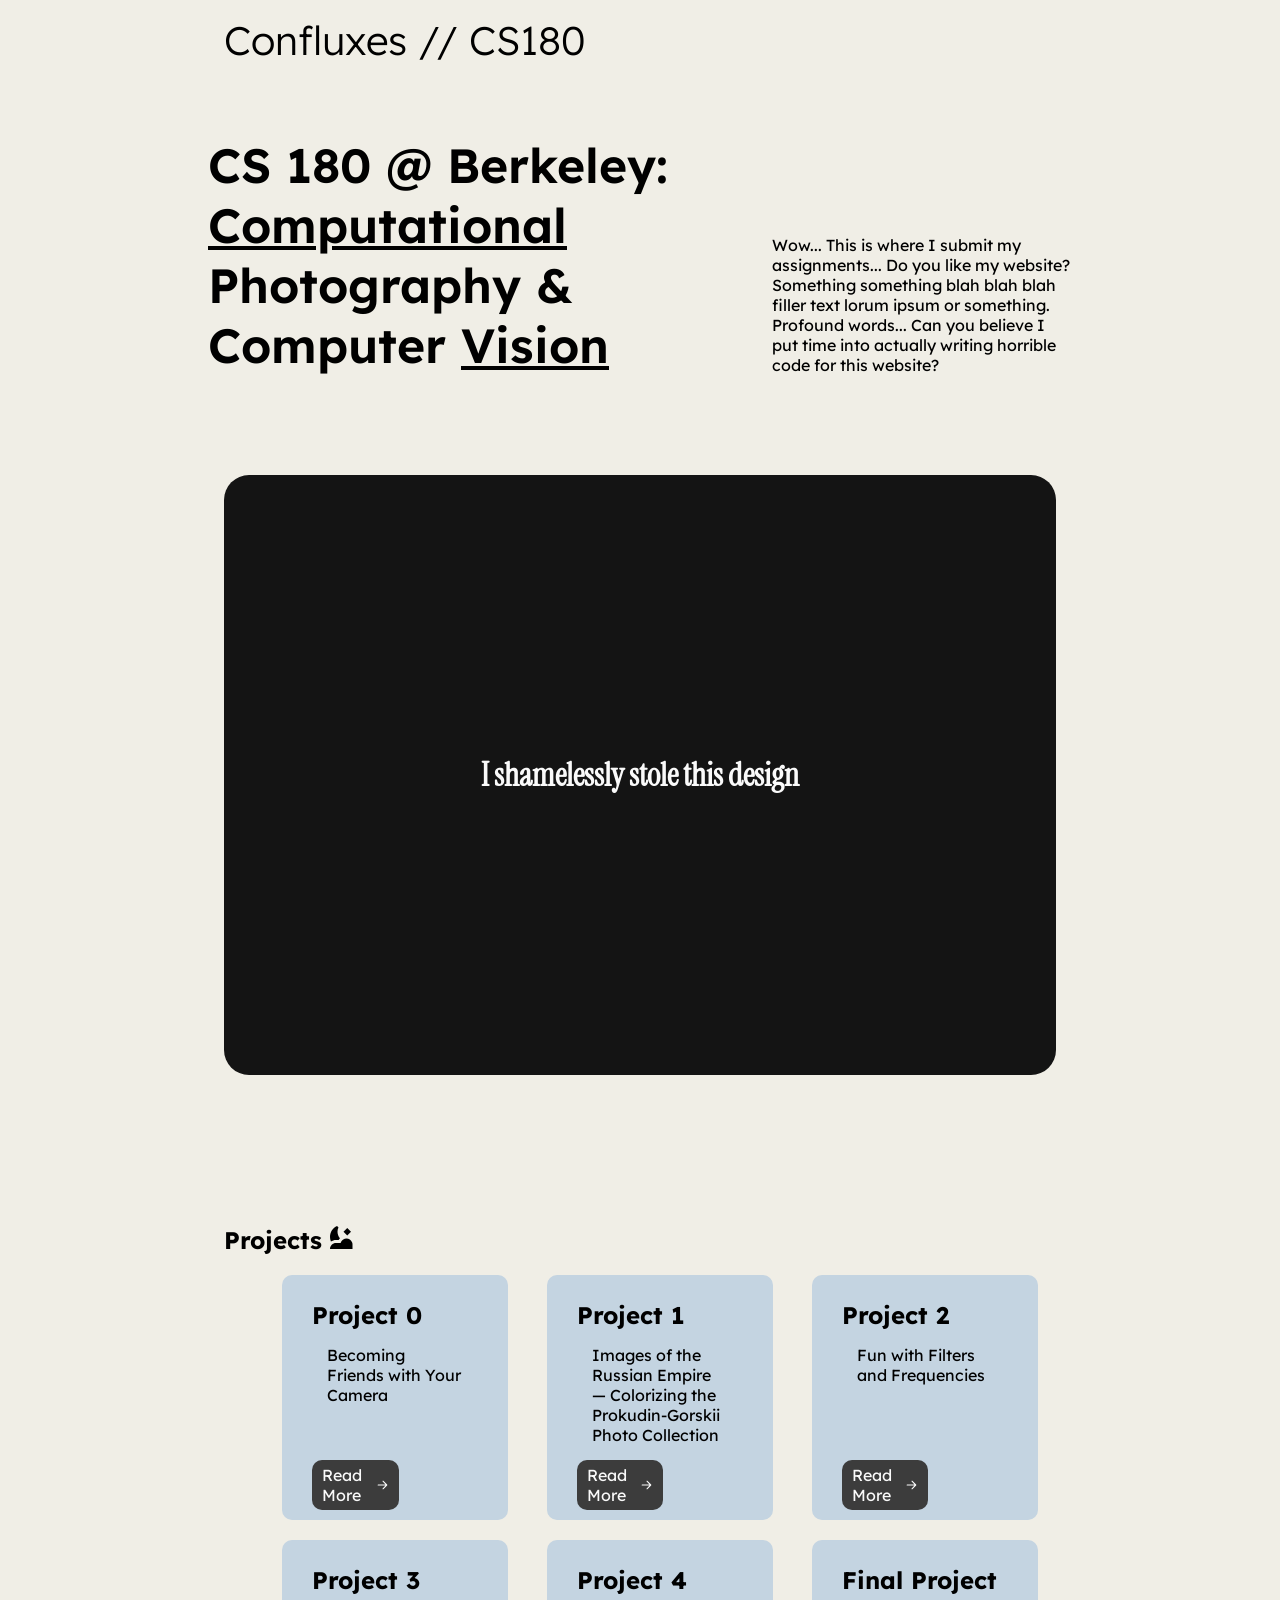
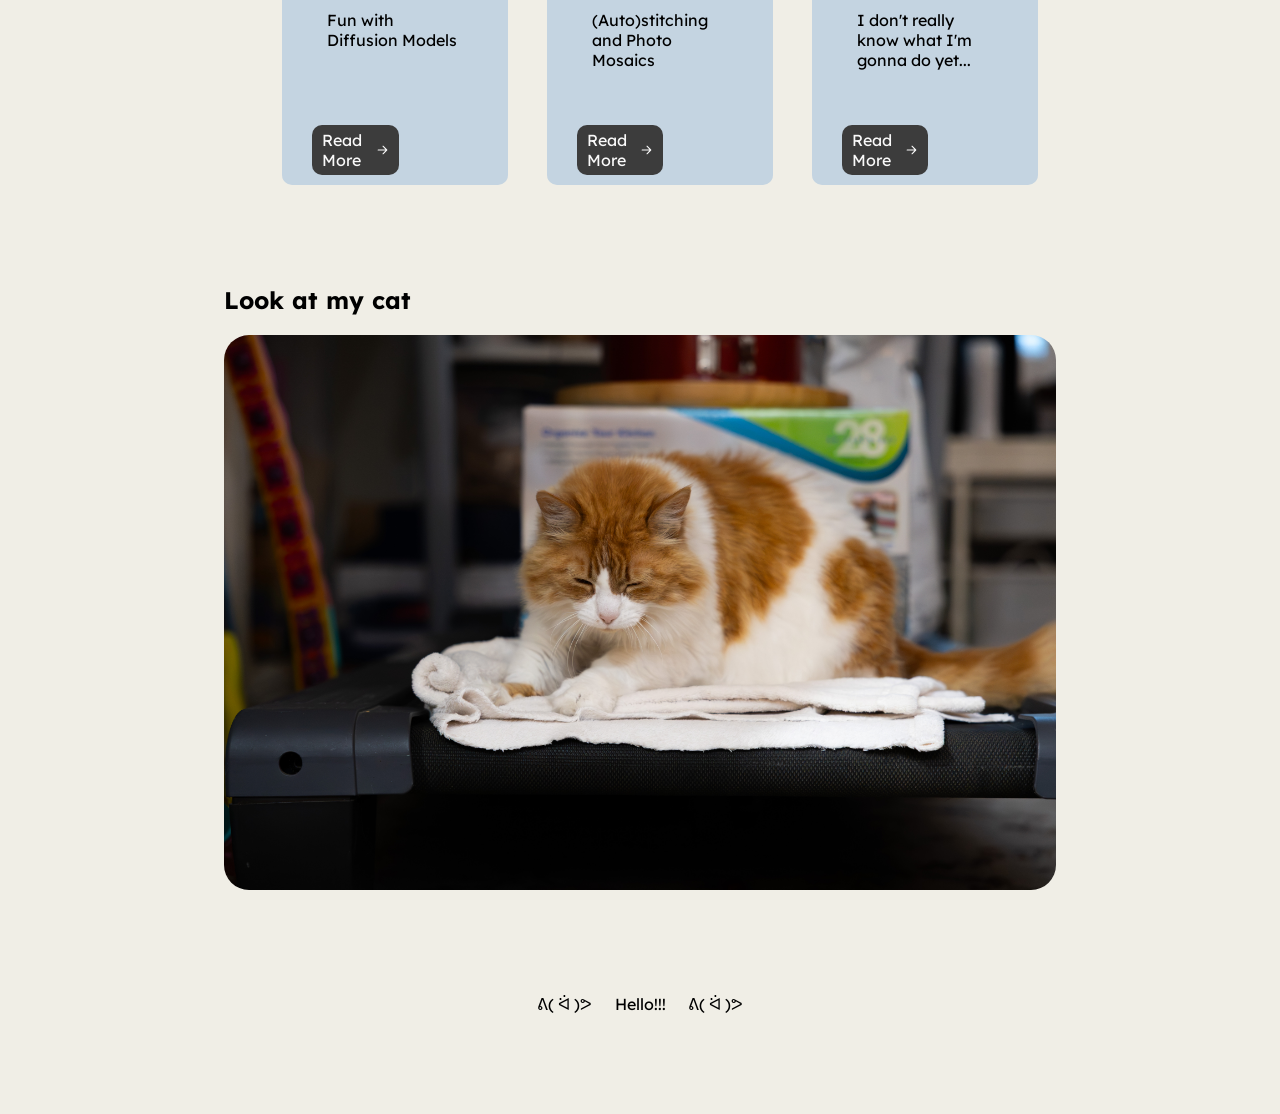
<file: index.html>
<!DOCTYPE html>
<html>

<head>
    <meta http-equiv="Content-Type" content="text/html;charset=utf-8" />
    <link rel="stylesheet" href="./style.css" />
    <link rel="preconnect" href="https://fonts.googleapis.com">
    <link rel="preconnect" href="https://fonts.gstatic.com" crossorigin>
    <link href="https://fonts.googleapis.com/css2?family=Lexend:wght@100..900&display=swap" rel="stylesheet">
    <link rel="preconnect" href="https://fonts.googleapis.com">
    <link rel="preconnect" href="https://fonts.gstatic.com" crossorigin>
    <link href="https://fonts.googleapis.com/css2?family=Instrument+Serif:ital@0;1&display=swap" rel="stylesheet">
    <title>Confluxes/CS180</title>
    <link rel="icon" href="./favicon.ico">
</head>

<body>
    <header>
        Confluxes // CS180
    </header>
    <div id="splash">
        <div id="left">
            CS 180 @ Berkeley: <u>Computational</u> Photography & Computer <u>Vision</u>
        </div>
        <div id="right">
            Wow... This is where I submit my assignments...
            Do you like my website?
            Something something blah blah blah filler text lorum ipsum or something. Profound words...
            Can you believe I put time into actually writing horrible code for this website?
        </div>
    </div>
    <div id="bannerContainer">
        <div id="banner" style="max-width: 65%; border-radius: 25px;">
            <h1 id="bannertext" class="transition">Truly the most miserable website ever</h1>
            
        </div>
    </div>
    <h2 style="margin-top: 850px;">
        Projects <img style="height: 1.5rem;" src="./moon.svg" />
    </h2>
    <div class="projects">
        <div>
            <h2>
                Project 0
            </h2>
            <div>
                Becoming Friends with Your Camera
            </div>
            <a href="./project0.html">
                Read More
                <svg width="20px" height="20px" viewBox="0 0 24 24" xmlns="http://www.w3.org/2000/svg">
                    <path fill-rule="evenodd" clip-rule="evenodd"
                        d="M12.2929 4.29289C12.6834 3.90237 13.3166 3.90237 13.7071 4.29289L20.7071 11.2929C21.0976 11.6834 21.0976 12.3166 20.7071 12.7071L13.7071 19.7071C13.3166 20.0976 12.6834 20.0976 12.2929 19.7071C11.9024 19.3166 11.9024 18.6834 12.2929 18.2929L17.5858 13H4C3.44772 13 3 12.5523 3 12C3 11.4477 3.44772 11 4 11H17.5858L12.2929 5.70711C11.9024 5.31658 11.9024 4.68342 12.2929 4.29289Z" />
                </svg>
            </a>
        </div>
        <div>
            <h2>
                Project 1
            </h2>
            <div>
                Images of the Russian Empire — Colorizing the Prokudin-Gorskii Photo Collection
            </div>
            <a href="./project1.html">
                Read More
                <svg width="20px" height="20px" viewBox="0 0 24 24" xmlns="http://www.w3.org/2000/svg">
                    <path fill-rule="evenodd" clip-rule="evenodd"
                        d="M12.2929 4.29289C12.6834 3.90237 13.3166 3.90237 13.7071 4.29289L20.7071 11.2929C21.0976 11.6834 21.0976 12.3166 20.7071 12.7071L13.7071 19.7071C13.3166 20.0976 12.6834 20.0976 12.2929 19.7071C11.9024 19.3166 11.9024 18.6834 12.2929 18.2929L17.5858 13H4C3.44772 13 3 12.5523 3 12C3 11.4477 3.44772 11 4 11H17.5858L12.2929 5.70711C11.9024 5.31658 11.9024 4.68342 12.2929 4.29289Z" />
                </svg>
            </a>
        </div>
        <div>
            <h2>
                Project 2
            </h2>
            <div>
                Fun with Filters and Frequencies
            </div>
            <a href="./project2.html">
                Read More
                <svg width="20px" height="20px" viewBox="0 0 24 24" xmlns="http://www.w3.org/2000/svg">
                    <path fill-rule="evenodd" clip-rule="evenodd"
                        d="M12.2929 4.29289C12.6834 3.90237 13.3166 3.90237 13.7071 4.29289L20.7071 11.2929C21.0976 11.6834 21.0976 12.3166 20.7071 12.7071L13.7071 19.7071C13.3166 20.0976 12.6834 20.0976 12.2929 19.7071C11.9024 19.3166 11.9024 18.6834 12.2929 18.2929L17.5858 13H4C3.44772 13 3 12.5523 3 12C3 11.4477 3.44772 11 4 11H17.5858L12.2929 5.70711C11.9024 5.31658 11.9024 4.68342 12.2929 4.29289Z" />
                </svg>
            </a>
        </div>
    </div>
    <div class="projects">
        <div>
            <h2>
                Project 3
            </h2>
            <div>
                Fun with Diffusion Models
            </div>
            <a href="./project3.html">
                Read More
                <svg width="20px" height="20px" viewBox="0 0 24 24" xmlns="http://www.w3.org/2000/svg">
                    <path fill-rule="evenodd" clip-rule="evenodd"
                        d="M12.2929 4.29289C12.6834 3.90237 13.3166 3.90237 13.7071 4.29289L20.7071 11.2929C21.0976 11.6834 21.0976 12.3166 20.7071 12.7071L13.7071 19.7071C13.3166 20.0976 12.6834 20.0976 12.2929 19.7071C11.9024 19.3166 11.9024 18.6834 12.2929 18.2929L17.5858 13H4C3.44772 13 3 12.5523 3 12C3 11.4477 3.44772 11 4 11H17.5858L12.2929 5.70711C11.9024 5.31658 11.9024 4.68342 12.2929 4.29289Z" />
                </svg>
            </a>
        </div>
        <div>
            <h2>
                Project 4
            </h2>
            <div>
                (Auto)stitching and Photo Mosaics
            </div>
            <a href="./project4.html">
                Read More
                <svg width="20px" height="20px" viewBox="0 0 24 24" xmlns="http://www.w3.org/2000/svg">
                    <path fill-rule="evenodd" clip-rule="evenodd"
                        d="M12.2929 4.29289C12.6834 3.90237 13.3166 3.90237 13.7071 4.29289L20.7071 11.2929C21.0976 11.6834 21.0976 12.3166 20.7071 12.7071L13.7071 19.7071C13.3166 20.0976 12.6834 20.0976 12.2929 19.7071C11.9024 19.3166 11.9024 18.6834 12.2929 18.2929L17.5858 13H4C3.44772 13 3 12.5523 3 12C3 11.4477 3.44772 11 4 11H17.5858L12.2929 5.70711C11.9024 5.31658 11.9024 4.68342 12.2929 4.29289Z" />
                </svg>
            </a>
        </div>
        <div>
            <h2>
                Final Project
            </h2>
            <div>
                I don't really know what I'm gonna do yet...
            </div>
            <a href="./notready.html">
                Read More
                <svg width="20px" height="20px" viewBox="0 0 24 24" xmlns="http://www.w3.org/2000/svg">
                    <path fill-rule="evenodd" clip-rule="evenodd"
                        d="M12.2929 4.29289C12.6834 3.90237 13.3166 3.90237 13.7071 4.29289L20.7071 11.2929C21.0976 11.6834 21.0976 12.3166 20.7071 12.7071L13.7071 19.7071C13.3166 20.0976 12.6834 20.0976 12.2929 19.7071C11.9024 19.3166 11.9024 18.6834 12.2929 18.2929L17.5858 13H4C3.44772 13 3 12.5523 3 12C3 11.4477 3.44772 11 4 11H17.5858L12.2929 5.70711C11.9024 5.31658 11.9024 4.68342 12.2929 4.29289Z" />
                </svg>
            </a>
        </div>
    </div>
    <h2 style="margin-top: 100px;">
        Look at my cat
    </h2>
    <div>
        <img src="IMGL2126.jpg" style="width: 100%; border-radius: 25px;"/>
    </div>
</body>
<footer>
    <div>ᕕ( ᐛ )ᕗ&emsp;&emsp;&emsp;&emsp;&emsp;&emsp;ᕕ( ᐛ )ᕗ</div>
    <span style="position: absolute; display: block; width: 100%; text-align: center;">Hello!!!</span>
</footer>
<script>
    words = ["Truly the most miserable website ever", "I shamelessly stole this design", "I dislike the company this website is based on", "Bespoke human made spaghetti code", "This is some placeholder text", "I need an internship", "I heart coding"]
    index = 1;
    len = words.length;
    text = document.getElementById("bannertext");
    const lmao = (x) => {
        y = 270 / Math.PI * Math.atan(x / 200)
        if (y > 100) {
            return 100
        }
        return y
    }

    const textLoop = async () => {
        while (true) {
            text.className = "transition hidden"
            await new Promise(resolve => setTimeout(resolve, 650));
            text.innerText = words[index++]
            if (index >= len) {
                index = 0;
            }
            text.className = "transition visible"
            await new Promise(resolve => setTimeout(resolve, 5000));
        }
    }
    textLoop()
    
    banner = document.getElementById("banner")
    document.addEventListener("scroll", e => {
        y = lmao(window.scrollY)
        z = (100-y)*(25/100)
        if(y < 65) y = 65;
        console.log(z)
        banner.style.maxWidth = y+"%" 
        banner.style.borderRadius = z+"px"
    })
</script>

</html>
</file>
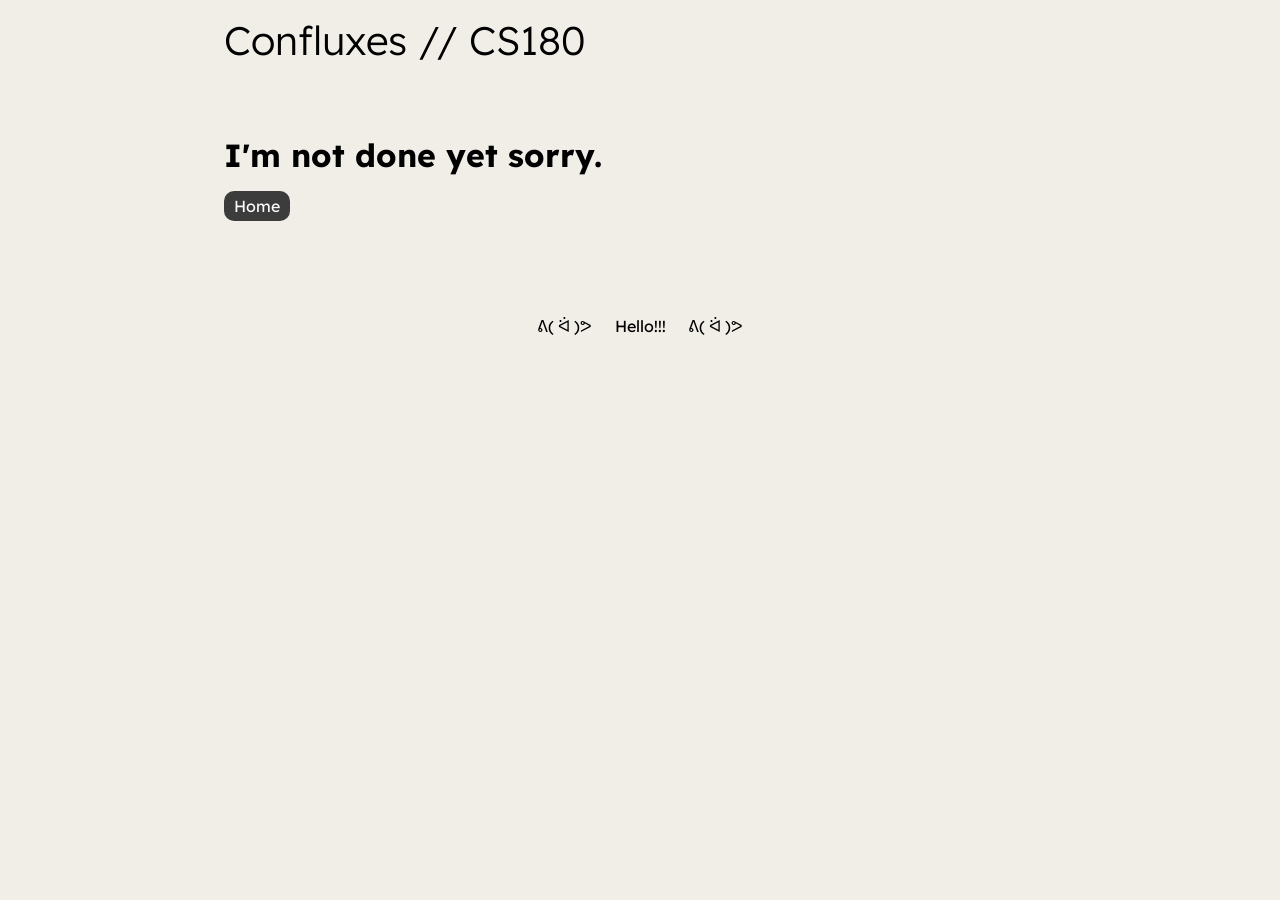
<file: notready.html>
<!DOCTYPE html>
<html>

<head>
    <meta http-equiv="Content-Type" content="text/html;charset=utf-8" />
    <link rel="stylesheet" href="./style.css" />
    <link rel="preconnect" href="https://fonts.googleapis.com">
    <link rel="preconnect" href="https://fonts.gstatic.com" crossorigin>
    <link href="https://fonts.googleapis.com/css2?family=Lexend:wght@100..900&display=swap" rel="stylesheet">
    <title>Confluxes/CS180</title>
    <link rel="icon" href="./favicon.ico">
</head>

<body>
    
    <header>
        Confluxes // CS180
    </header>

    <h1>
        I'm not done yet sorry.
    </h1>
    
    <a href="./index.html">Home</a>
</body>
<footer>
    <div>ᕕ( ᐛ )ᕗ&emsp;&emsp;&emsp;&emsp;&emsp;&emsp;ᕕ( ᐛ )ᕗ</div>
    <span style="position: absolute; display: block; width: 100%; text-align: center;">Hello!!!</span>
</footer>
</html>
</file>
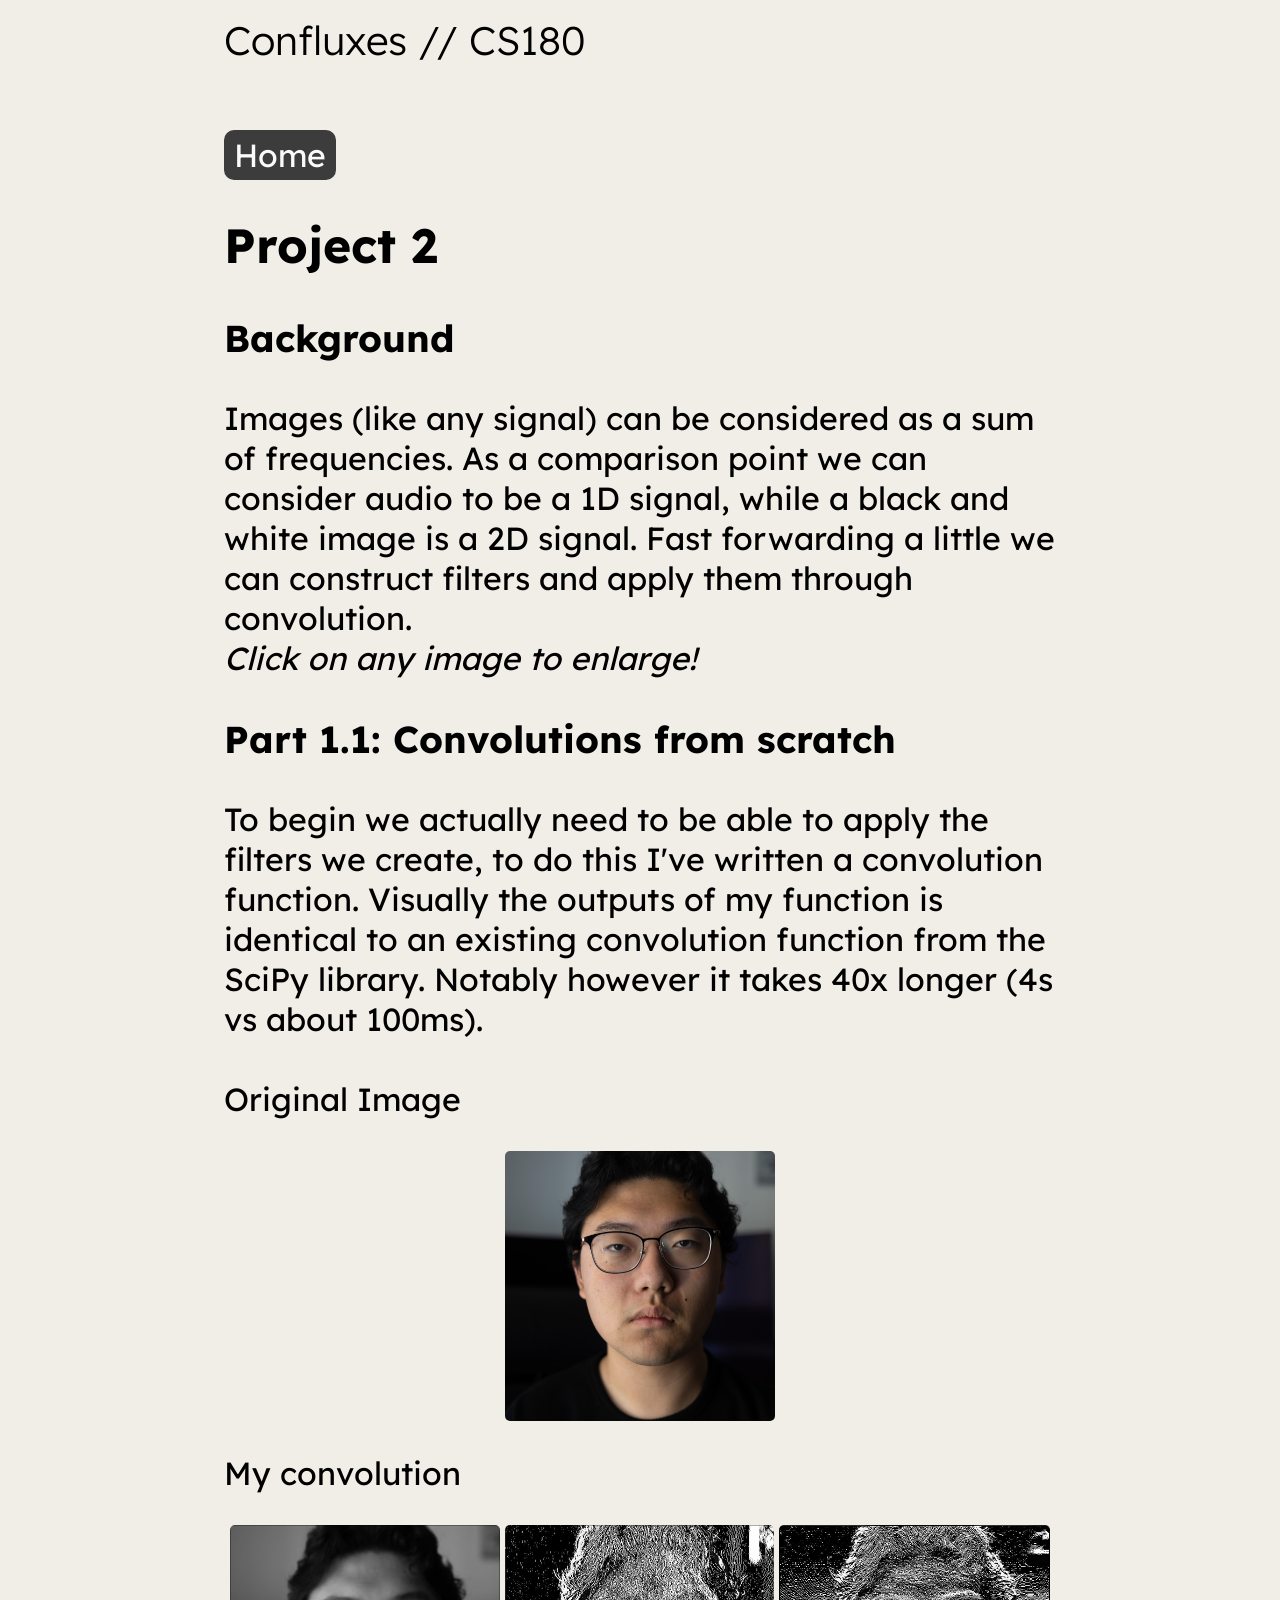
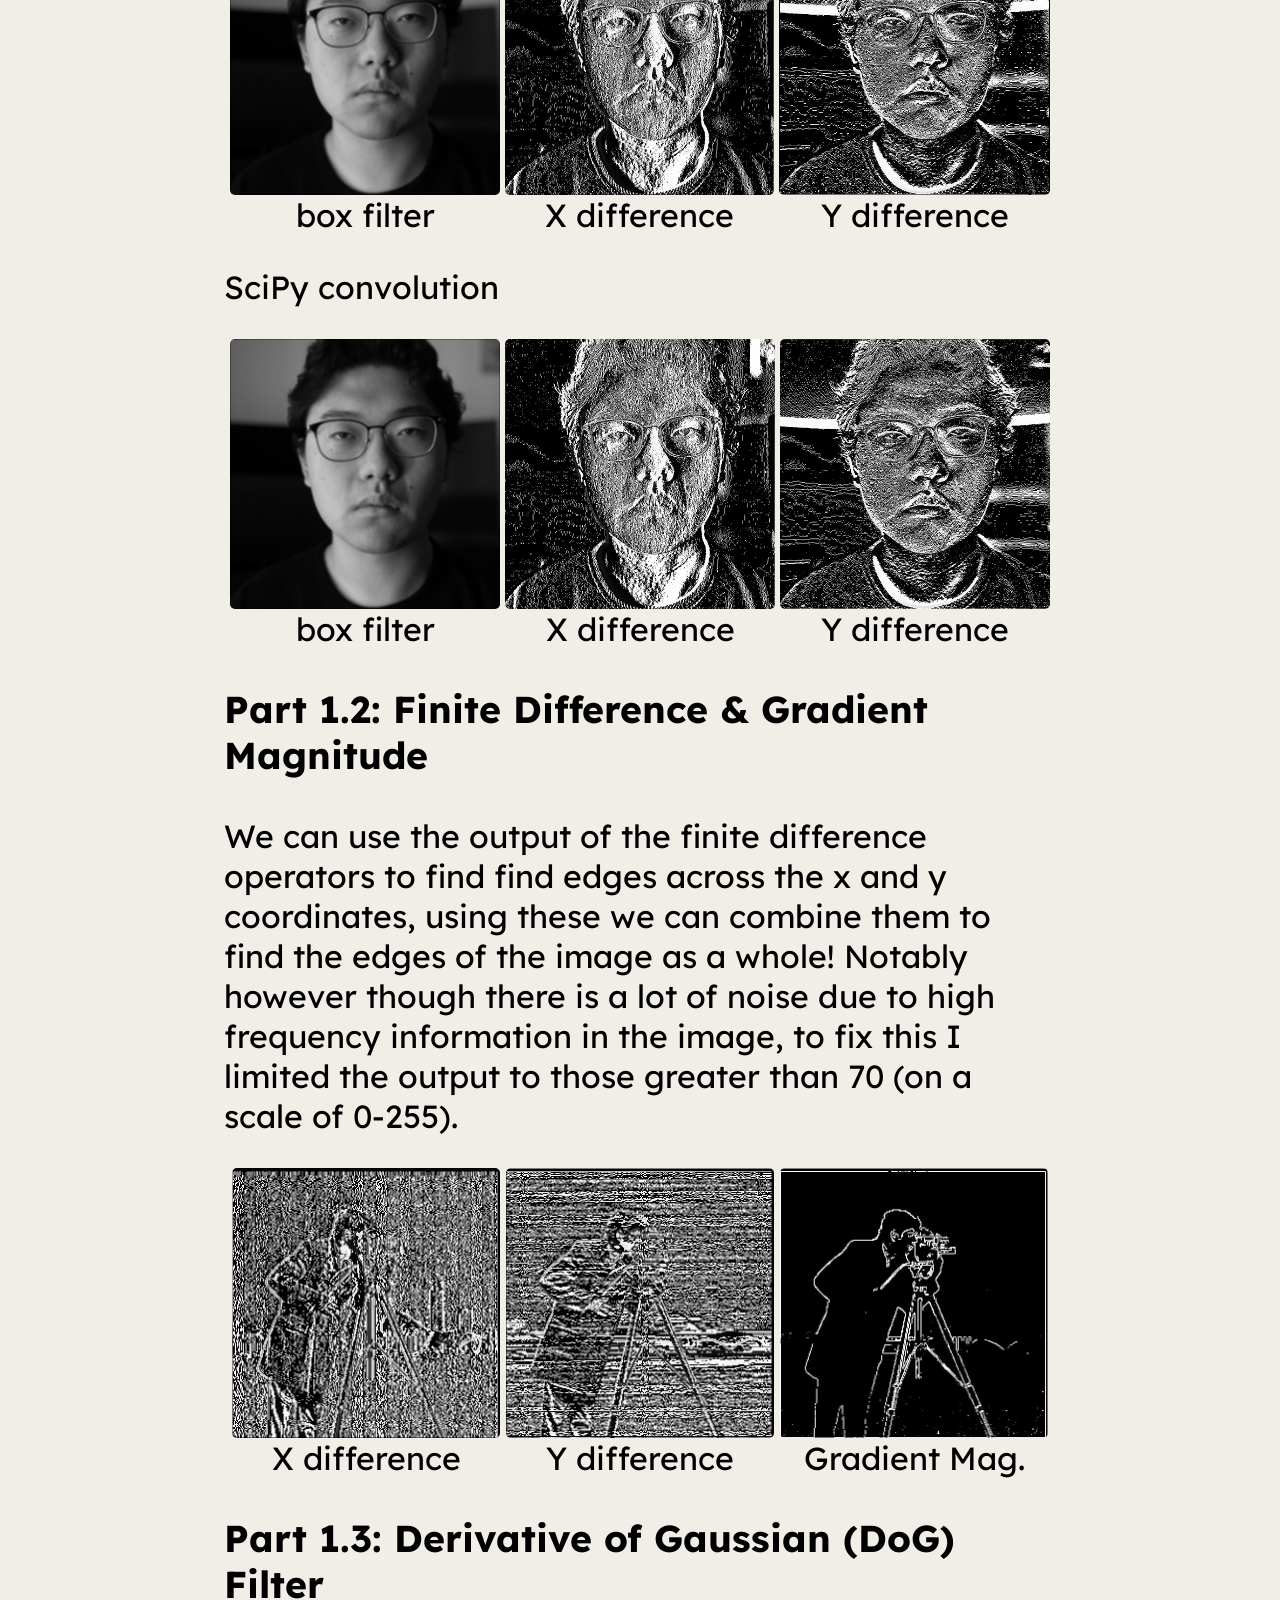
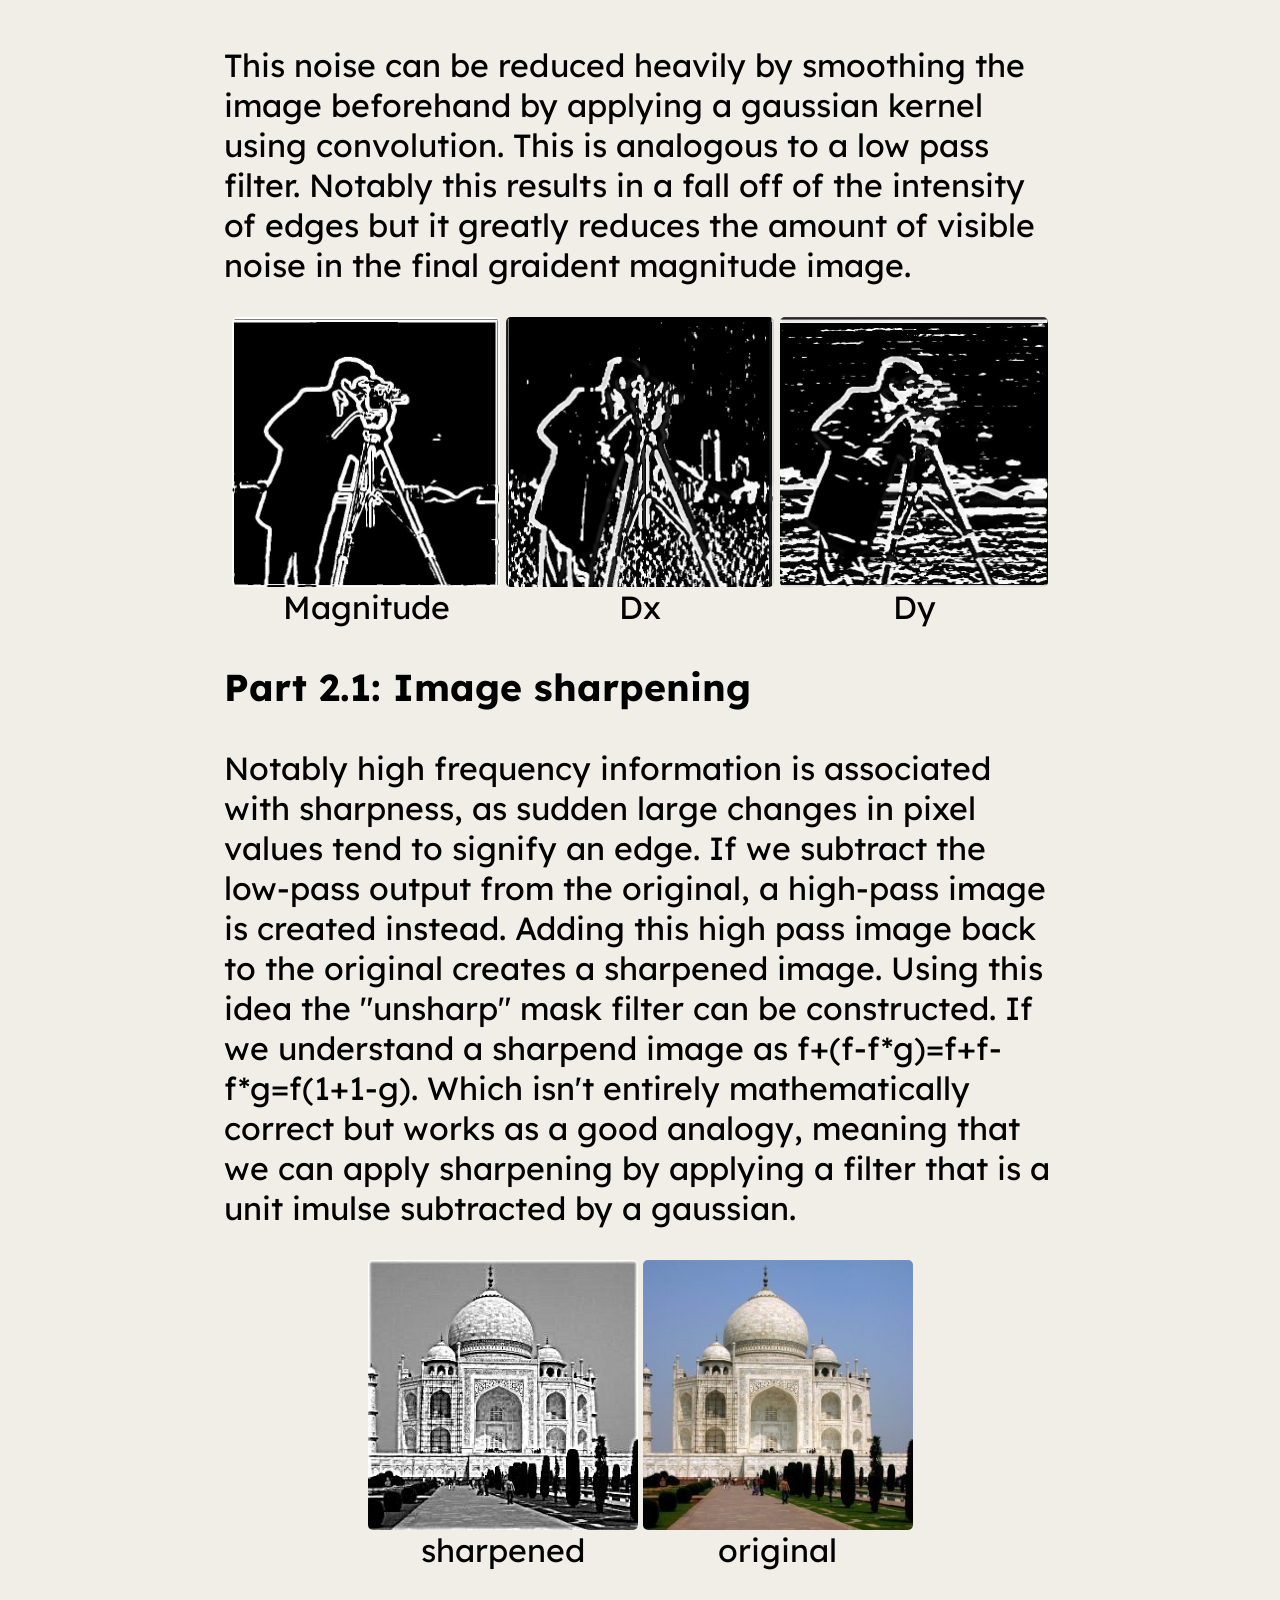
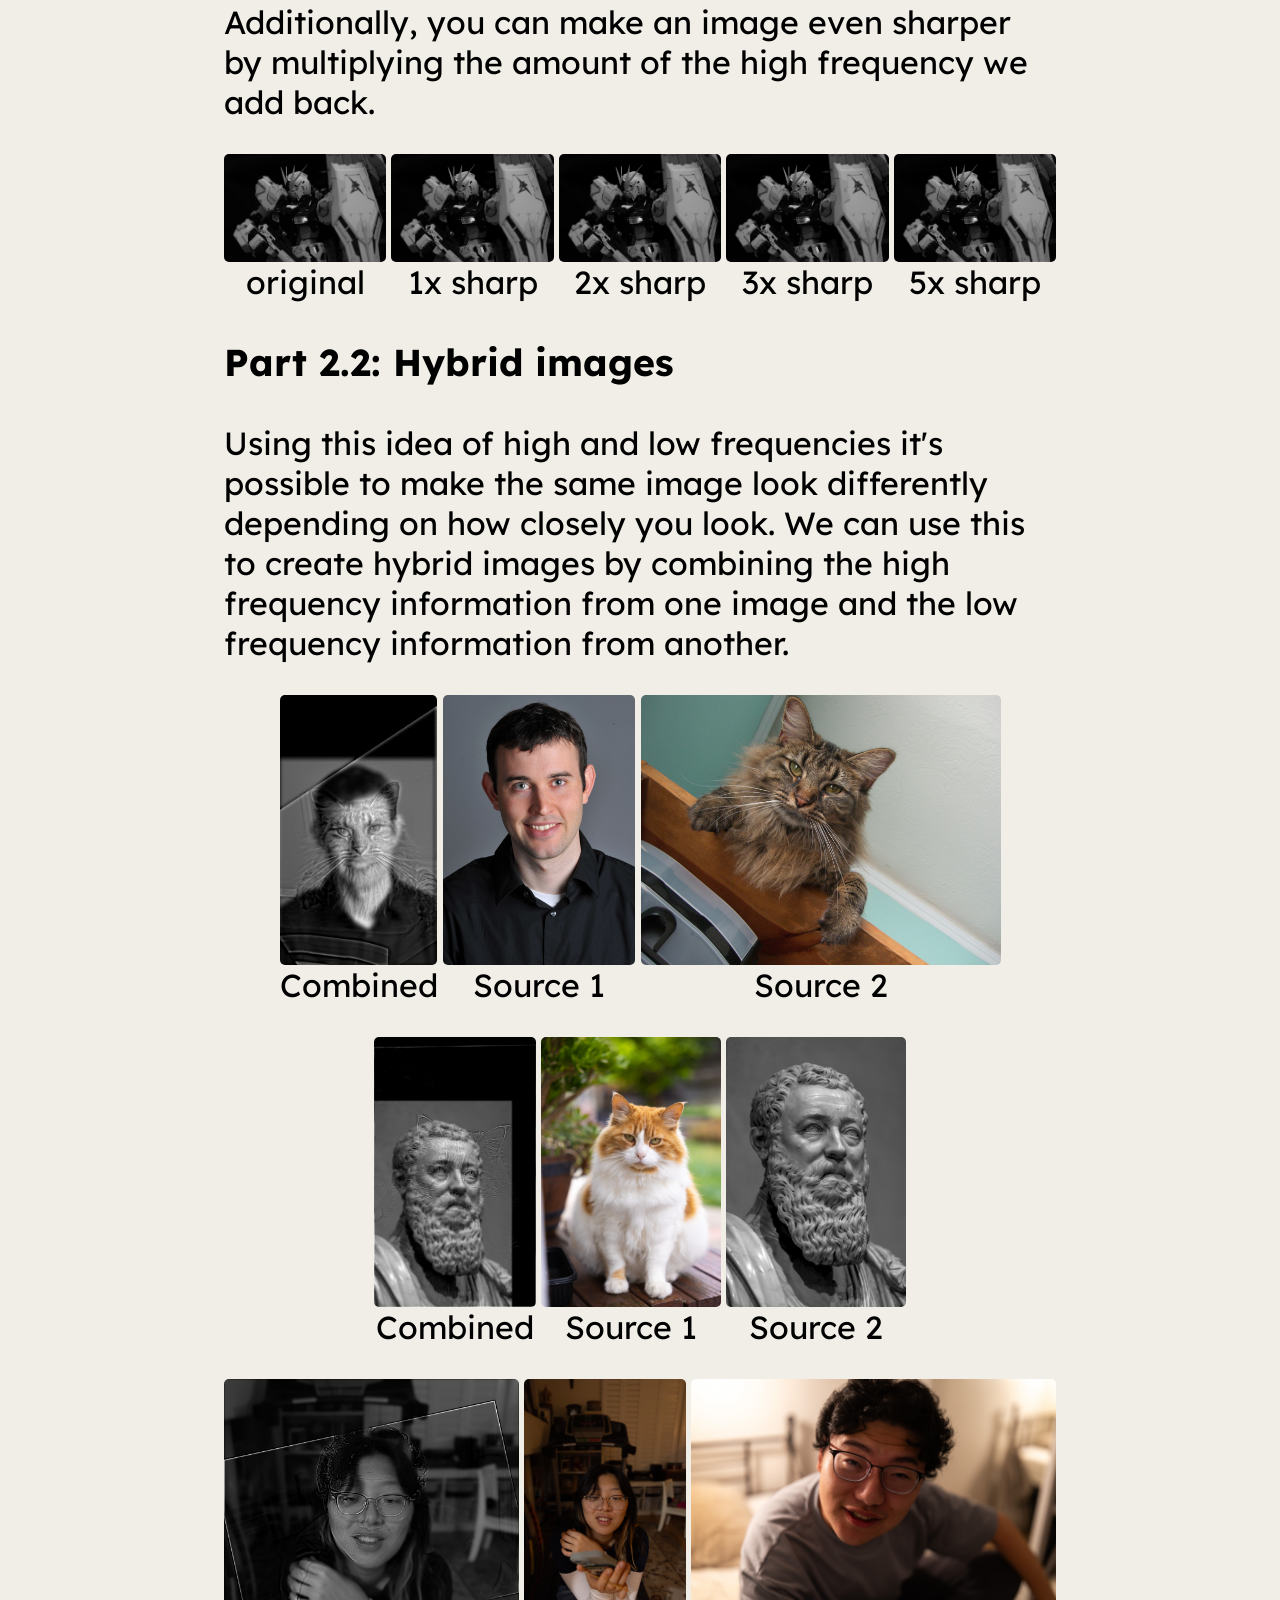
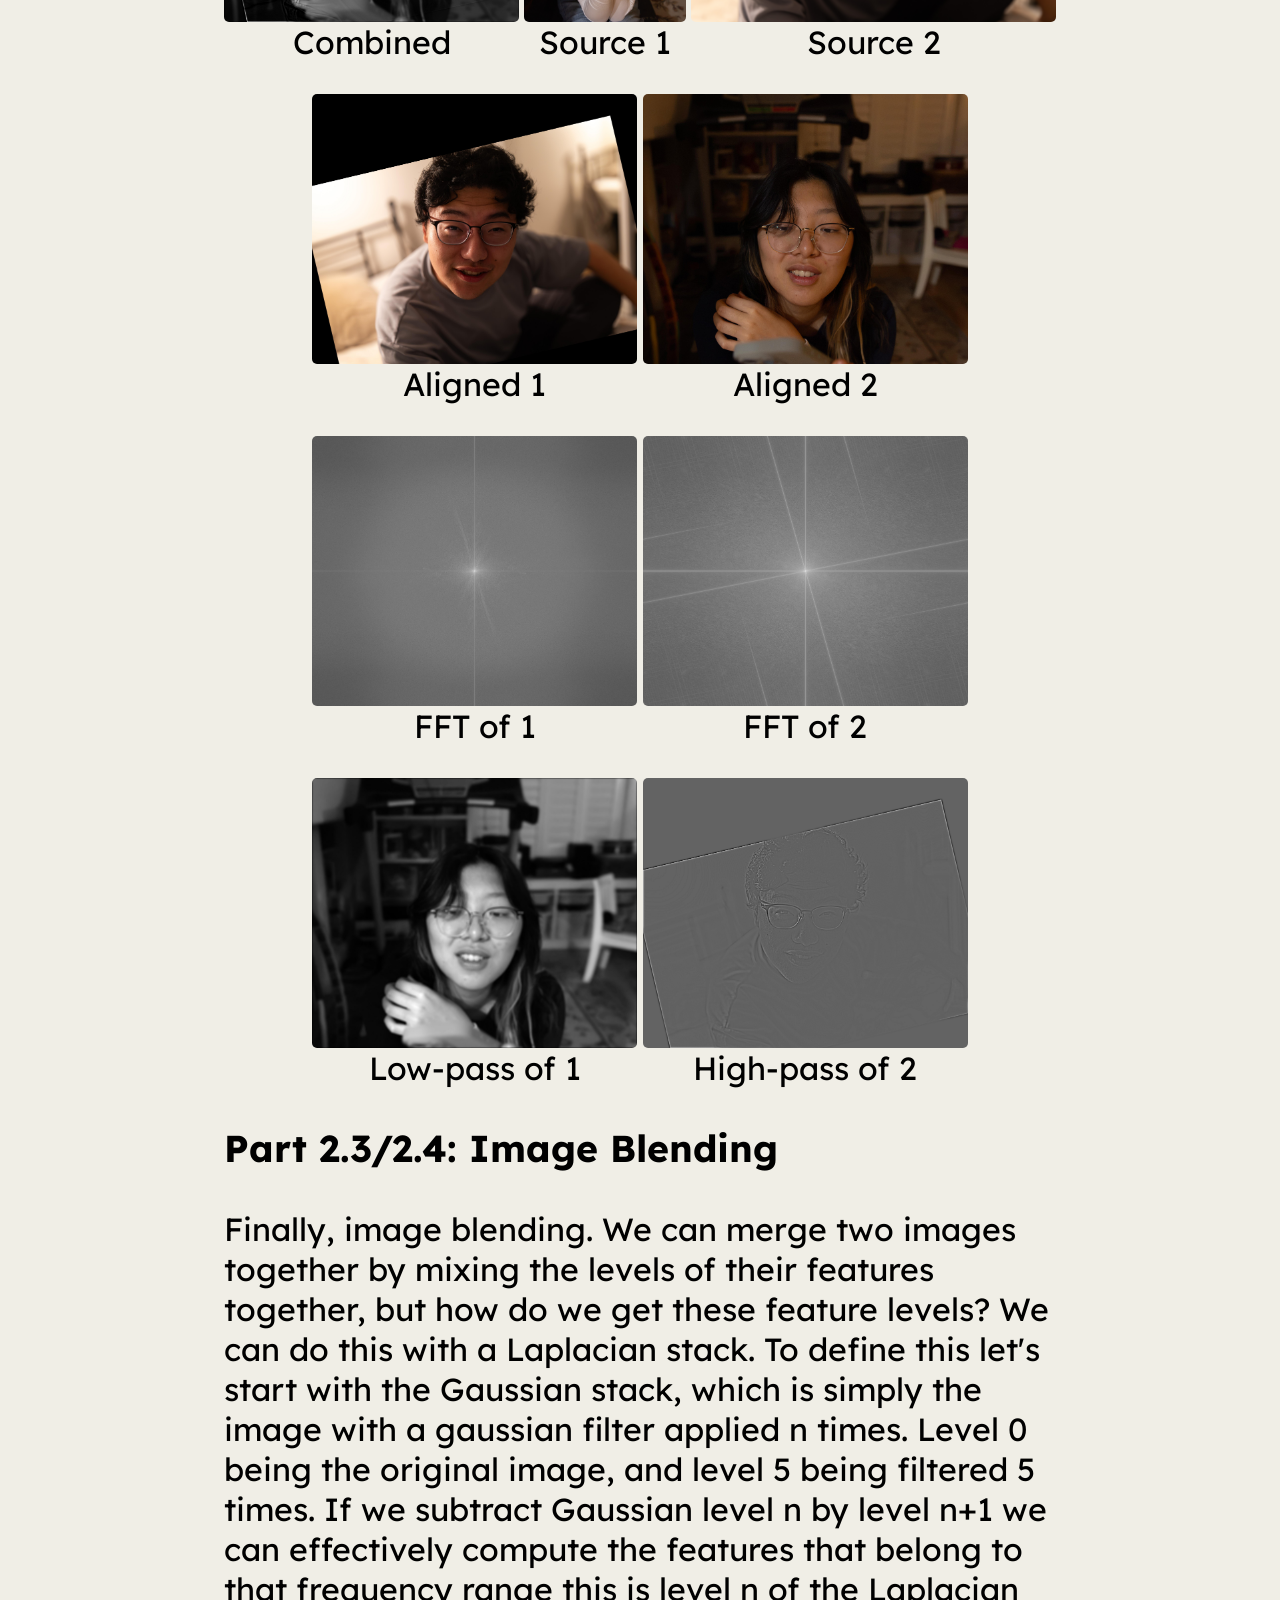
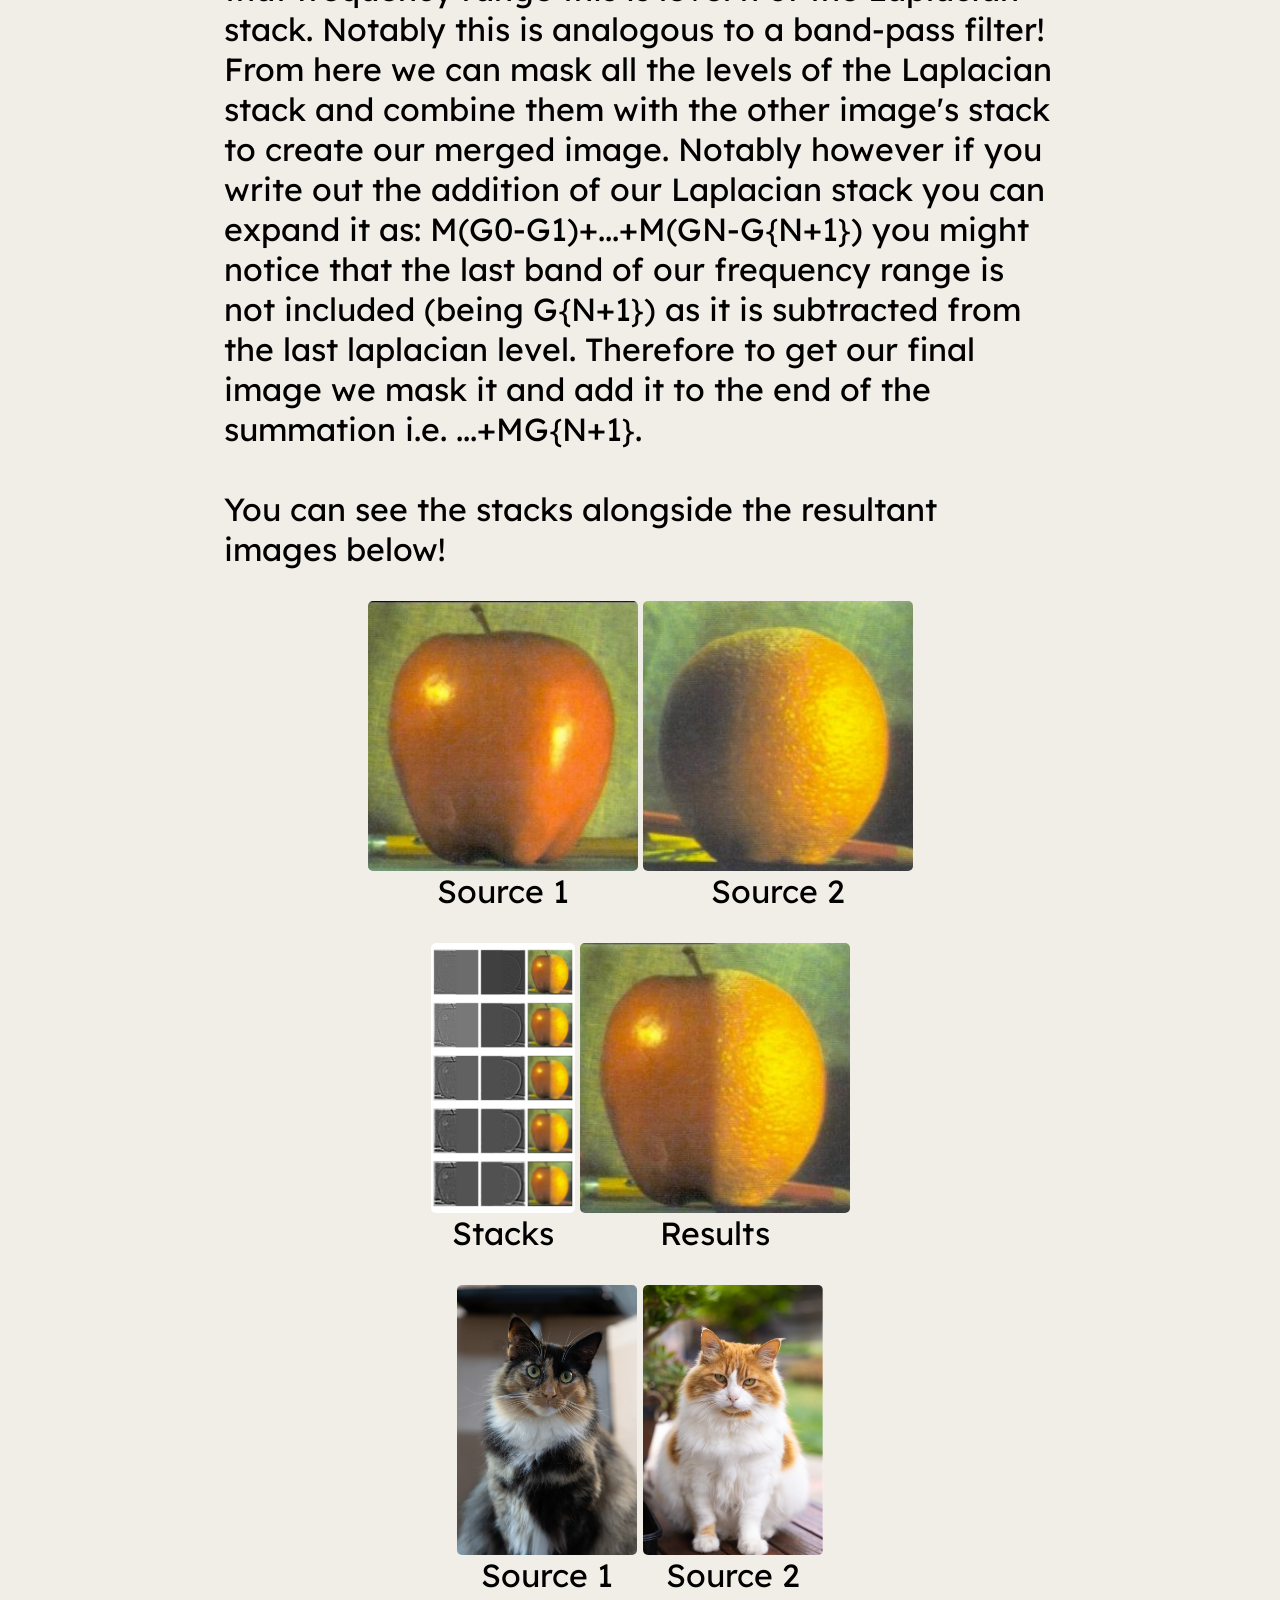
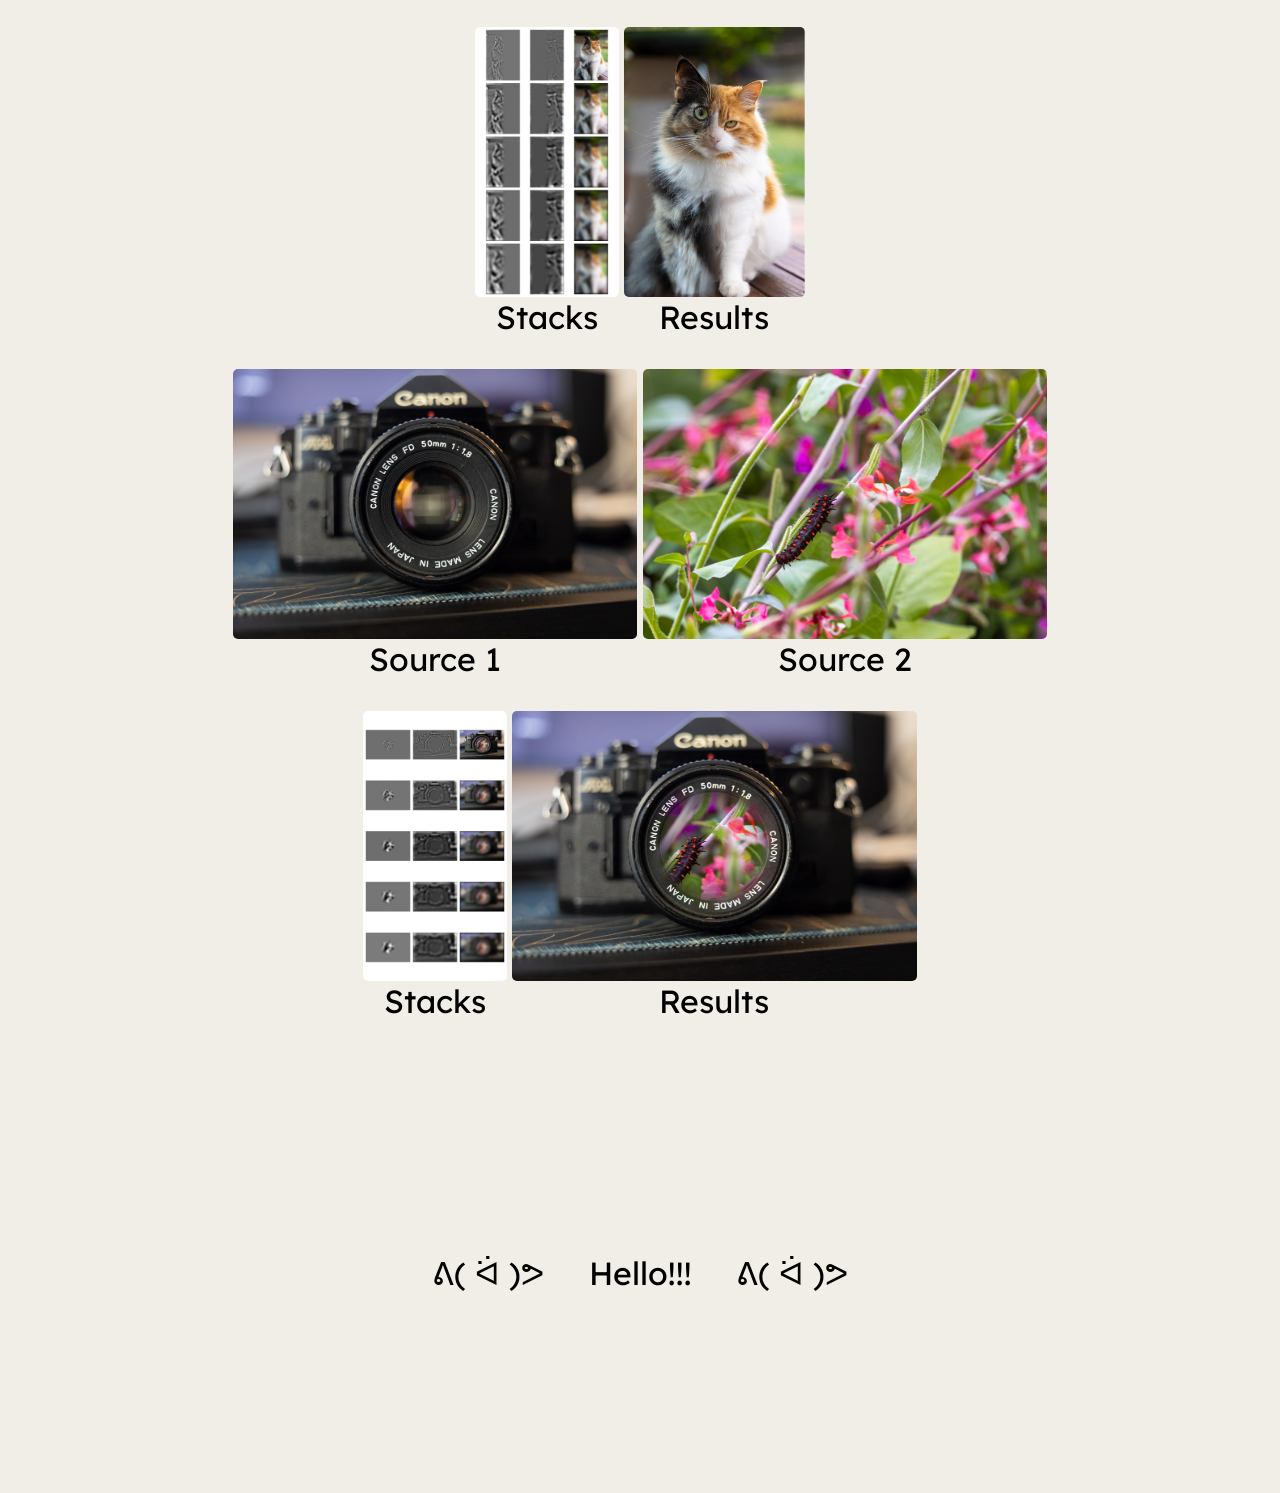
<file: project2.html>
<!DOCTYPE html>
<html>

<head>
    <meta http-equiv="Content-Type" content="text/html;charset=utf-8" />
    <link rel="stylesheet" href="./style.css" />
    <link rel="stylesheet" href="./blog.css" />
    <link rel="preconnect" href="https://fonts.googleapis.com">
    <link rel="preconnect" href="https://fonts.gstatic.com" crossorigin>
    <link href="https://fonts.googleapis.com/css2?family=Lexend:wght@100..900&display=swap" rel="stylesheet">
    <title>Confluxes/CS180/P2</title>
    <link rel="icon" href="./favicon.ico">
</head>
<div id="enlarge" style="display: none;">
</div>
<body>
    <header>
        Confluxes // CS180
    </header>
        <a href="./index.html">Home</a>
    <nav>
        <h2>Project 2</h2>
    </nav>
    <h3>Background</h3>
    Images (like any signal) can be considered as a sum of frequencies.
    As a comparison point we can consider audio to be a 1D signal, while a black and white image is a 2D signal.
    Fast forwarding a little we can construct filters and apply them through convolution.<br/>
    <i>Click on any image to enlarge!</i>
    <h3>
        Part 1.1: Convolutions from scratch
    </h3>
    To begin we actually need to be able to apply the filters we create, to do this I've written a convolution function.
    Visually the outputs of my function is identical to an existing convolution function from the SciPy library.
    Notably however it takes 40x longer (4s vs about 100ms).
    <br/><br>Original Image
    <div class="gallery">
        <div>
            <img src="./Project2/task1.1.jpg">
        </div>
    </div>
    My convolution
    <div class="gallery">
        <div>
            <img src="./Project2/1.1/boxfilter.jpg">
            box filter
        </div>
        <div>
            <img src="./Project2/1.1/Dx.jpg">
            X difference
        </div>
        <div>
            <img src="./Project2/1.1/Dy.jpg">
            Y difference
        </div>
    </div>
    SciPy convolution
    <div class="gallery">
        <div>
            <img src="./Project2/1.1/boxfilterSP.jpg">
            box filter
        </div>
        <div>
            <img src="./Project2/1.1/DxSP.jpg">
            X difference
        </div>
        <div>
            <img src="./Project2/1.1/DySP.jpg">
            Y difference
        </div>
    </div>
    <h3>
        Part 1.2: Finite Difference & Gradient Magnitude
    </h3>
    We can use the output of the finite difference operators to find find edges across the x and y coordinates, using these we can combine them to find the edges of the image as a whole!
    Notably however though there is a lot of noise due to high frequency information in the image, to fix this I limited the output to those greater than 70 (on a scale of 0-255).
    <div class="gallery">
        <div>
            <img src="./Project2/1.2/Dx.jpg">
            X difference
        </div>
        <div>
            <img src="./Project2/1.2/Dy.jpg">
            Y difference
        </div>
        <div>
            <img src="./Project2/1.2/gradient.jpg">
            Gradient Mag.
        </div>
    </div>
    <h3>
        Part 1.3: Derivative of Gaussian (DoG) Filter
    </h3>
    This noise can be reduced heavily by smoothing the image beforehand by applying a gaussian kernel using convolution.
    This is analogous to a low pass filter. Notably this results in a fall off of the intensity of edges but it greatly reduces the amount of visible noise in the final graident magnitude image.
    <div class="gallery">
        <div>
            <img src="./Project2/1.3/dog.jpg">
            Magnitude
        </div>
        <div>
            <img src="./Project2/1.3/dogx.jpg">
            Dx
        </div>
        <div>
            <img src="./Project2/1.3/dogy.jpg">
            Dy
        </div>
    </div>
    <h3>
        Part 2.1: Image sharpening
    </h3>
    Notably high frequency information is associated with sharpness, as sudden large changes in pixel values tend to signify an edge.
    If we subtract the low-pass output from the original, a high-pass image is created instead.
    Adding this high pass image back to the original creates a sharpened image.
    Using this idea the "unsharp" mask filter can be constructed. 
    If we understand a sharpend image as f+(f-f*g)=f+f-f*g=f(1+1-g).
    Which isn't entirely mathematically correct but works as a good analogy, meaning that we can apply sharpening by applying a filter that is a unit imulse subtracted by a gaussian.
    <div class="gallery">
        <div>
            <img src="./Project2/2.1/taj.jpg">
            sharpened
        </div>
        <div>
            <img src="./Project2/taj.jpg">
            original
        </div>
    </div>
    Additionally, you can make an image even sharper by multiplying the amount of the high frequency we add back.
    <div class="gallery">
        <div>
            <img src="./Project2/blurry.jpg">
            original
        </div>
        <div>
            <img src="./Project2/2.1/gundam1x.jpg">
            1x sharp
        </div>
        <div>
            <img src="./Project2/2.1/gundam2x.jpg">
            2x sharp
        </div>
        <div>
            <img src="./Project2/2.1/gundam3x.jpg">
            3x sharp
        </div>
        <div>
            <img src="./Project2/2.1/gundam5x.jpg">
            5x sharp
        </div>
    </div>
    <h3>
        Part 2.2: Hybrid images
    </h3>
    Using this idea of high and low frequencies it's possible to make the same image look differently depending on how closely you look.
    We can use this to create hybrid images by combining the high frequency information from one image and the low frequency information from another.
    <div class="gallery">
        <div>
            <img src="./Project2/2.2/hybrid0.jpg">
            Combined
        </div>
        <div>
            <img src="./Project2/DerekPicture.jpg">
            Source 1
        </div>
        <div>
            <img src="./Project2/nutmeg.jpg">
            Source 2
        </div>
    </div>
    <div class="gallery">
        <div>
            <img src="./Project2/2.2/hybrid1.jpg">
            Combined
        </div>
        <div>
            <img src="./Project2/hybrid2.jpg">
            Source 1
        </div>
        <div>
            <img src="./Project2/hybrid3.jpg">
            Source 2
        </div>
    </div>
    <div class="gallery">
        <div>
            <img src="./Project2/2.2/hybrid2.jpg">
            Combined
        </div>
        <div>
            <img src="./Project2/1.jpg">
            Source 1
        </div>
        <div>
            <img src="./Project2/2.jpg">
            Source 2
        </div>
    </div>
    <div class="gallery">
        <div>
            <img src="./Project2/2.2/1t.jpg">
            Aligned 1
        </div>
        <div>
            <img src="./Project2/2.2/2t.jpg">
            Aligned 2
        </div>
    </div>
    <div class="gallery">
        <div>
            <img src="./Project2/2.2/fft1.jpg">
            FFT of 1
        </div>
        <div>
            <img src="./Project2/2.2/fft2.jpg">
            FFT of 2
        </div>
    </div>
    <div class="gallery">
        <div>
            <img src="./Project2/2.2/low.jpg">
            Low-pass of 1
        </div>
        <div>
            <img src="./Project2/2.2/high.jpg">
            High-pass of 2
        </div>
    </div>
    <h3>
        Part 2.3/2.4: Image Blending
    </h3>
    <div>
        Finally, image blending. We can merge two images together by mixing the levels of their features together, but how do we get these feature levels?
        We can do this with a Laplacian stack. To define this let's start with the Gaussian stack, which is simply the image with a gaussian filter applied n times.
        Level 0 being the original image, and level 5 being filtered 5 times. 
        If we subtract Gaussian level n by level n+1 we can effectively compute the features that belong to that frequency range this is level n of the Laplacian stack.
        Notably this is analogous to a band-pass filter!
        From here we can mask all the levels of the Laplacian stack and combine them with the other image's stack to create our merged image.
        Notably however if you write out the addition of our Laplacian stack you can expand it as: M(G0-G1)+...+M(GN-G{N+1}) you might notice that the last band of our frequency range is not included (being G{N+1}) as it is subtracted from the last laplacian level.
        Therefore to get our final image we mask it and add it to the end of the summation i.e. ...+MG{N+1}. 
        <br/><br/>You can see the stacks alongside the resultant images below!
    </div>
    <div class="gallery">
        <div>
            <img src="./Project2/2.3/apple.jpg">
            Source 1
        </div>
        <div>
            <img src="./Project2/2.3/orange.jpg">
            Source 2
        </div>
    </div>
    <div class="gallery">
        <div>
            <img src="./Project2/2.3/oraplechart.jpg">
            Stacks
        </div>
        <div>
            <img src="./Project2/2.3/oraple.jpg">
            Results
        </div>
    </div>
    <div class="gallery">
        <div>
            <img src="./Project2/2.3/1.jpg">
            Source 1
        </div>
        <div>
            <img src="./Project2/2.3/2.jpg">
            Source 2
        </div>
    </div>
    <div class="gallery">
        <div>
            <img src="./Project2/2.3/cats1chart.jpg">
            Stacks
        </div>
        <div>
            <img src="./Project2/2.3/cats1.jpg">
            Results
        </div>
    </div>
    <div class="gallery">
        <div>
            <img src="./Project2/camera.jpg">
            Source 1
        </div>
        <div>
            <img src="./Project2/caterpillar.jpg">
            Source 2
        </div>
    </div>
    <div class="gallery">
        <div>
            <img src="./Project2/2.3/camerachart.jpg">
            Stacks
        </div>
        <div>
            <img src="./Project2/2.3/camera.jpg">
            Results
        </div>
    </div>
</body>
<footer>
    <div>ᕕ( ᐛ )ᕗ&emsp;&emsp;&emsp;&emsp;&emsp;&emsp;ᕕ( ᐛ )ᕗ</div>
    <span style="position: absolute; display: block; width: 100%; text-align: center;">Hello!!!</span>
</footer>
<script>
    images = document.getElementsByTagName("img");
    enlarge = document.getElementById("enlarge");
    srcs = []
    for(let i = 0; i < images.length; i++){
        srcs.push(images[i].src)
        images[i].addEventListener("click", e => {
            enlarge.innerHTML = "<img src=\""+srcs[i]+"\"/>";
            enlarge.style.display = "flex";
        })
    }

    enlarge.addEventListener("click", e => {
        enlarge.style.display = "none"
    })
</script>
</html>
</file>
<file: style.css>
:root {
    font-family: "Lexend", sans-serif;
    background-color: rgb(240, 238, 230);
}

body {
    width: 65%;
    max-width: 1500px;
    margin: auto;
}

#splash {
    display: flex;
    gap: 4rem;
    align-items: flex-end;
    justify-content: center;
    margin-bottom: 100px;
}

#left {
    display: block;
    font-weight: 600;
    font-size: 3rem;
    min-width: 500px;
    width: 500px;
}

#right {
    width: 25rem;
    min-width: 300px;
}

header {
    width: 100%;
    font-weight: 300;
    font-size: 2.5rem;
    margin-top: 15px;
    margin-bottom: 70px;
}

.projects {
    display: flex;
    width: 100%;
    justify-content: center;
    gap: 3vw;
    margin: 20px;
}

.projects>div {
    display: block;
    width: 20%;
    background-color: rgb(196, 212, 225);
    padding: 25px 30px 10px 30px;
    border-radius: 10px;
    min-height: 200px;
}

.projects h2 {
    margin: 0;
}

.projects>div>div {
    margin: 15px;
    height: 100px;
}

.projects>div {
    transition: all 1s;
}

.projects>div:hover {
    outline: 5px solid white;
}

.projects a {
    background-color: rgb(60, 60, 60);
    border-radius: 10px;
    padding: 5px 10px 5px 10px;
    color: rgb(250, 250, 250);
    text-decoration: none;
    display: flex;
    justify-content: space-between;
    align-items: center;
    width: 40%;
    transition: all 0.1s;
}

.projects a>svg {
    fill: rgb(250, 250, 250);
    transition: all 0.1s;
}

a:hover {
    color: rgb(200, 200, 200);
    background-color: rgb(70, 70, 70);
}

.projects a:hover svg {
    fill: rgb(200, 200, 200);
}

a {
    background-color: rgb(60, 60, 60);
    border-radius: 10px;
    padding: 5px 10px 5px 10px;
    color: rgb(250, 250, 250);
    text-decoration: none;
}

#banner {
    background-color: rgb(20, 20, 20);
    color: rgb(250, 250, 250);
    font-weight: 400;
    font-style: normal;
    display: flex;
    flex-direction: column;
    justify-content: center;
    align-items: center;
    /* margin: 150px 20px 150px 20px; */
    height: 600px;
    width: 100%;
    border-radius: 25px;
}

#bannerContainer {
    position: absolute;
    left: 0;
    width: 100%;
    display: flex;
    justify-content: center;
}

#bannertext {
    font-family: "Instrument Serif", serif;
}

.gallery {
    display: flex;
    width: 100%;
    gap: 5px;
    justify-content: center;
    margin-top: 1em;
    margin-bottom: 1em;
}

.gallery>div {
    display: flex;
    flex-direction: column;
    align-items: center;
}

.gallery img {
    display: block;
    max-width: 100%;
    max-height: 30vh;
    width: auto;
    height: auto;
    border-radius: 5px;
}

.sides {
    display: flex;
}

.sides > div:first-child {
    width: 50%;
}

.sides > div:last-child {
    width: 50%;
    position: relative;
    display: flex;
    justify-content: center;
    overflow: hidden;
}

.sides img {
    position: inline;
    top: 0;
    height: 100%;
    width: auto;
    object-fit: contain;
}

footer {
    width: 100%;
    display: flex;
    justify-content: center;
    align-items: center;
    padding-top: 100px;
    padding-bottom: 100px;
}

.hidden {
    visibility: hidden;
    opacity: 0;
}

.visible {
    visibility: visible;
    opacity: 1;
}

.transition {
    transition: visibility .5s, opacity .5s linear;
}

#enlarge {
    position: fixed;
    left: 0;
    top: 0;
    margin: 0;
    width: 100%;
    height: 100%;
    background-color: rgba(0, 0, 0, 0.5);
    display: flex;
    justify-content: center;
    align-items: center;
    z-index: 99999999999;
}

#enlarge>img {
    object-fit: contain;
    width: auto;
    max-height: 95%;
    min-height: 50%;
    max-width: 95%;
}

@keyframes rotate {
    0% {
        transform: rotate(0deg);
    }

    90% {
        transform: rotate(360deg);
    }

    100% {
        transform: rotate(360deg);
    }
}

footer:hover>div {
    animation-play-state: running;
}

footer>div {
    display: block;
    animation: rotate 1s linear infinite;
    animation-play-state: paused;
    animation-timing-function: ease-in-out;
}
</file>
<file: blog.css>
body{
    font-size: 2em;
}
footer{
    padding-top: 200px;
    padding-bottom: 200px;
}
</file>
